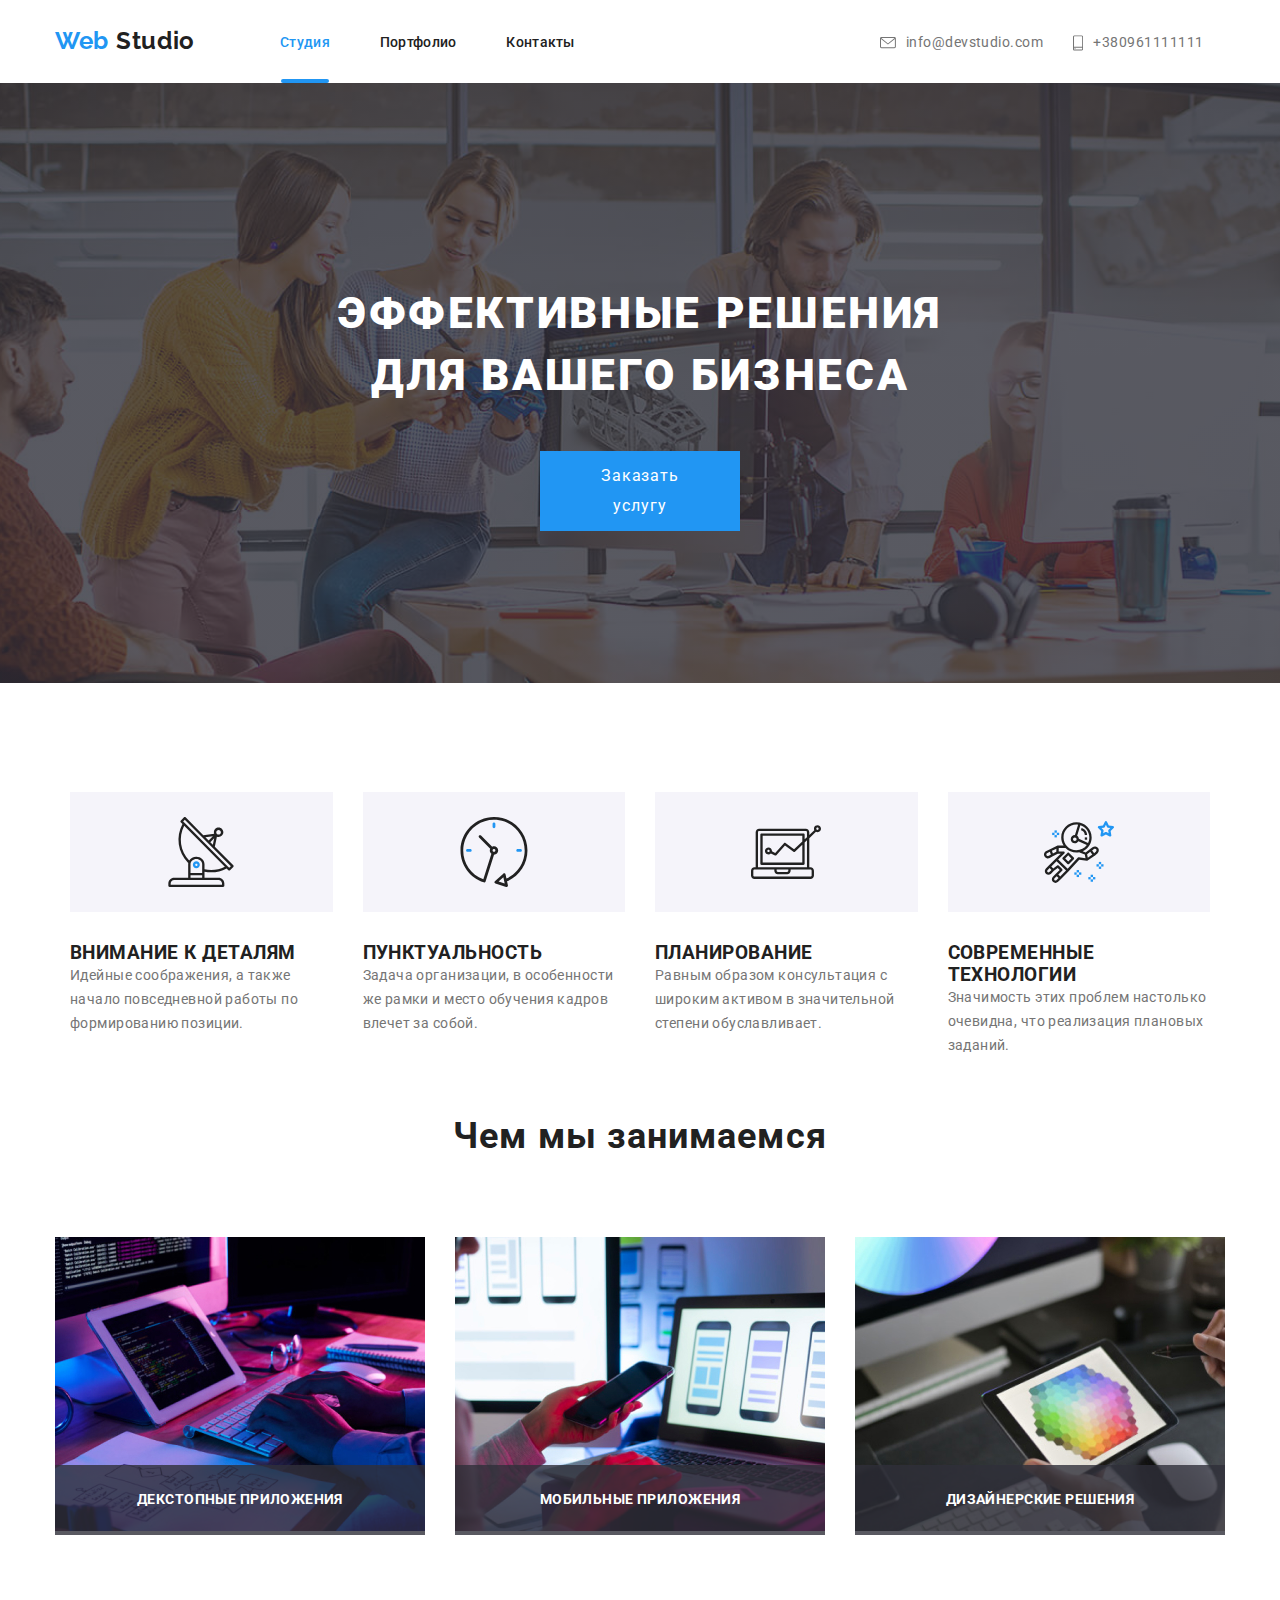
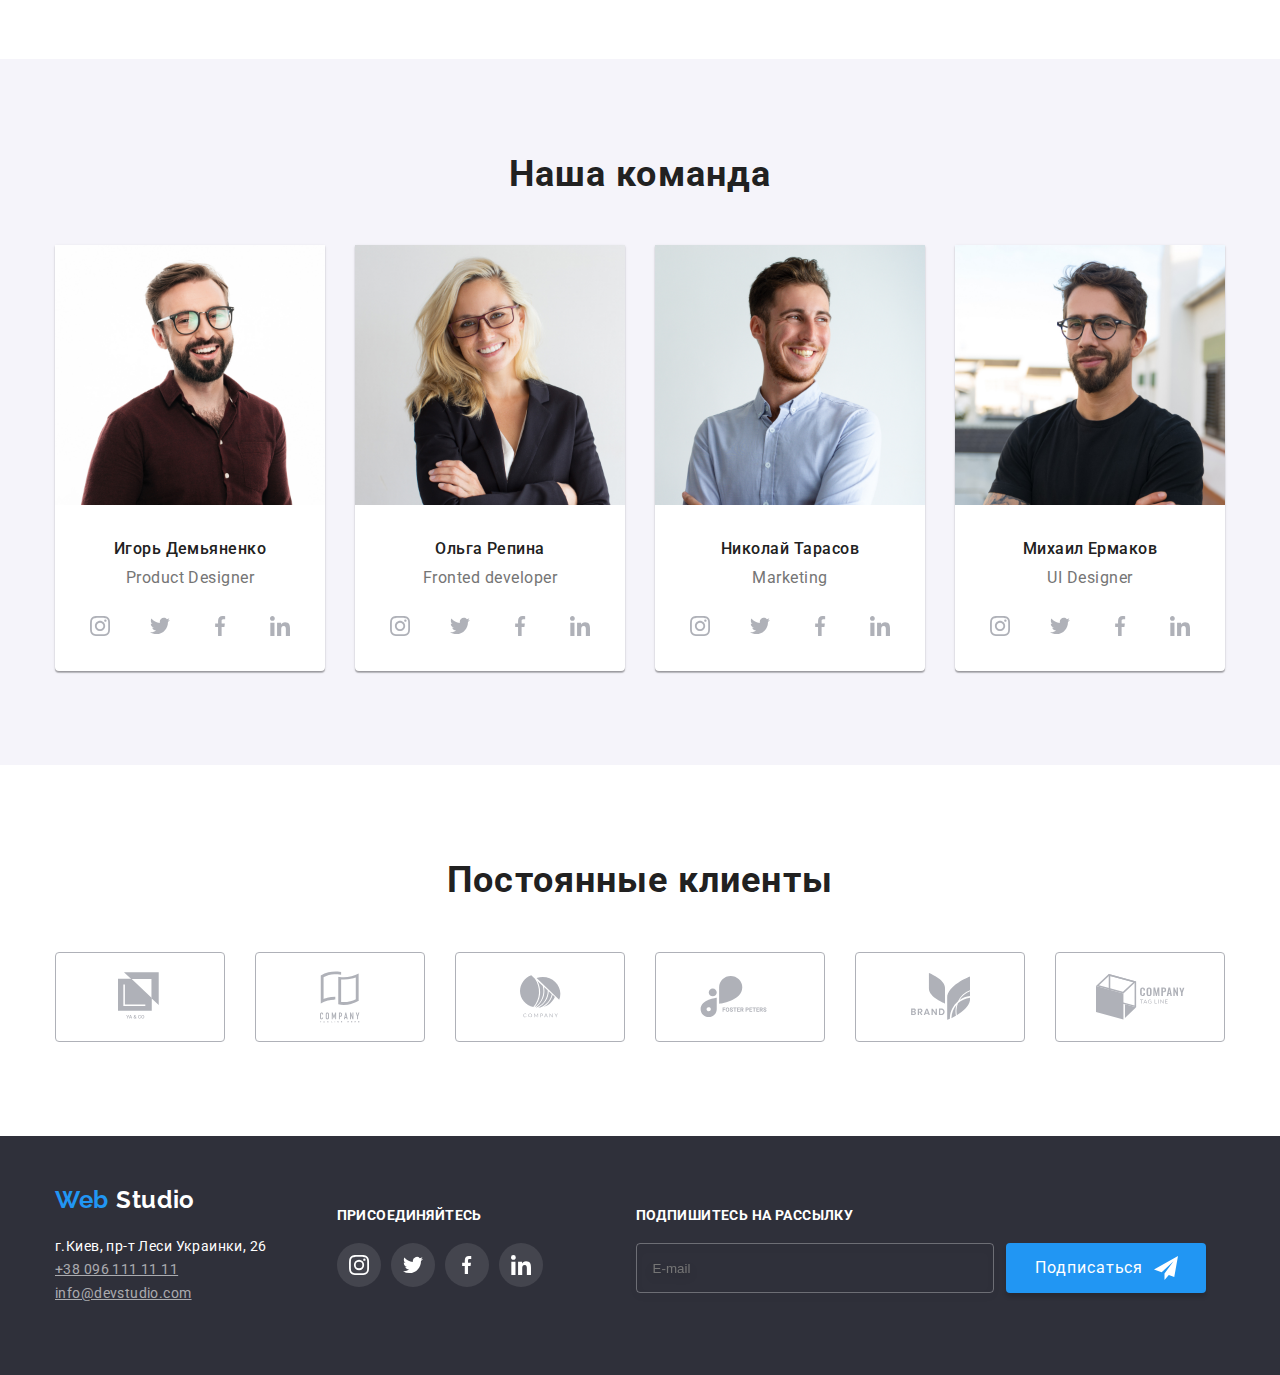
<file: index.html>
<!DOCTYPE html>
<html lang="ru">
<head>
    <meta charset="UTF-8">
    <meta name="viewport" content="width=device-width, initial-scale=1.0">
    <title>Web Studio</title>
    <link rel="stylesheet" href="css/styles.css">
    <link href="https://fonts.googleapis.com/css2?family=Roboto:wght@400;700&display=swap" rel="stylesheet">
    <link href="https://fonts.googleapis.com/css2?family=Raleway:wght@400;700&display=swap" rel="stylesheet">
    
</head>
<body>
     <!--шапка сайта-->
     <header >
         <div class="container">
             
                <nav class="auth-nav">
                    <div class="web-studio">
                        <a href="" class= "header-logo" ><span class="logo-web">Web</span> Studio</a>
                    </div> 
                <nav>
               <ul class="header-menu">    
                    <li class="item studio"> <a class="link current" href="./index.html">Студия</a>
                        <ul class="submenu">
                            <li><a href=""></a></li>
                        </ul>
                    </li>
                    <li class="item portfolio"><a class=" link " href="./portfolio.html">Портфолио</a>
                    </li>
                    <li class="item"><a class="link" href="" >Контакты</a> 
                    </li>
                </ul>
          </nav>
          <div class="phone-mail"> 
               <ul class="contacts">
                <li class="info">
                        <a class="contact-link marg" href="mailto:info@devstudio.com">
                            <svg class="pin-mail" width="16" height="12"> 
                            <use href="./img/sprite.svg#icon-mail"></use></svg>info@devstudio.com
                            </a>
                </li>
                       
                <li class="info">   
                    
                        <a class="contact-link" href="tel:+380961111111">
                            <svg class="pin-phone" width="10" height="15">
                            <use href="./img/sprite.svg#icon-phone" ></use>
                            </svg>+380961111111</a>

                </li>
               </ul>
                       
            </div>
            </nav>
         </div>
    </header>  
    <main>
        <section >
        <div class="hero">  
        <!--главный контент-->
            <!--баннер-->
        <div class="banner title"> 
           <h1 class="main-title"> эффективные решения для вашего бизнеса </h1> </div>
        <div class="btn">
            <button class="button" data-modal-open >Заказать услугу </button> </div> 
            <div class="backdrop is-hidden" data-modal >
                <div class="modal">
                    <h2 class="modal-title">Оставьте свои данные, мы вам перезвоним</h2>
                    <button class="modal-button" data-modal-close><svg class="modal-svg" width="11" height="11"><use href="./img/sprite.svg#icon-modal-element"></use></svg></button>
                        <form class="submit-form" >
                            <div class="form-modal">
                            <label class="form-field form-title" for="name">Имя</label>
                                    <input type="text" name="name" class="form-input" >
                                    <svg class="modal-icon" width="18" height="18" placeholder>
                                        <use href="./img/sprite.svg#icon-person"></use>
                                    </svg>
                            </div>
                           
                            <div class="form-modal">

                            <label class="form-field form-title" for="tel">Телефон</label>
                                    <input type="text" name="tel" class="form-input" >
                                    <svg class="modal-icon" width="18" height="18" placeholder>
                                        <use href="./img/sprite.svg#icon-phone-modal"></use>
                                    </svg>
                            </div>
                            <div class="form-modal">
                                <label class="form-field form-title" for="mail">Почта</label>
                                        <input type="email" name="email" id="mail" class="form-input" placeholder>
                                        <svg class="modal-icon" width="18" height="18">
                                            <use href="./img/sprite.svg#icon-email-modal"></use>
                                         </svg>

                            </div>

                            <div  class="form-modal">
                                <label class="form-field comment-margin" for="comment">Комментарий</label>
                                <textarea class="form-text" name="comment" id="comment" rows="7" placeholder="Введите текст"></textarea>
                            </div>
                        
                            <div class="form-check">
                                <label class="checkbox"><input class="check-field" type="checkbox" name="topic" value="js">
                                    <span class="icon-check"></span>
                                        <span class="text-check"> Соглашаюсь с рассылкой и принимаю</span>
                                    
                                        <a class="contract" href="./index.html">Условия договора </a>
                                </label>
                            </div>
                            <button class="button-modal under" type="submit">Отправить</button>

                        </form>
                    
                    </div>
                </div>
           

    </section>
    <section class="section">
        <div class="container"> 
            <!--спутниковая антенна-->
                <ul class="feature-list">
                    <li class="flex-element icon-antenna">
                    
                     <h3 class="title">внимание к деталям</h3>
                     <p class="text">Идейные соображения, а также начало повседневной работы по формированию позиции.</p></li>
                

                
                    <li class="flex-element icon-clock">
                     <!--часы-->
                    <h3 class="title">пунктуальность</h3>
                    <p class="text">Задача организации, в особенности же рамки и место обучения кадров влечет за собой.</p>
                </li>
                <li class="flex-element icon-comp">
                     <!--компьютер-->
                     
                     <h3 class="title">планирование</h3>
                     <p class="text">Равным образом консультация с широким активом в значительной степени обуславливает.</p>
                </li>
                <li class="flex-element icon-austr"><!--астронавт-->
                    
                    <h3 class="title">современные технологии</h3>
                <p class="text">Значимость этих проблем настолько очевидна, что реализация плановых заданий.</p></li>
            </ul>
    
            </div>
        </div> 
        </section>
 
        
    </div>   
    <section >
        <div class="container">
        <div class="section">
        <!--описание компании-->
        <div class="section skills">
            <h2 class="section-title">Чем мы занимаемся</h2>
        <div class="flex-container">
        <ul class="skill-list">
            <li class="flex-list">
                <div class="relative" >
                 <img  src="./img/computer.jpg" width="370" height="294" alt="photo-comp">
                </div>
                <div class="product-action">
                 <h3 class="title-skill">декстопные приложения</h3>
                </div>
            </li>
                
            <li class="flex-list">
                <div cclass="relative" >
                 <img  src="./img/design.jpg" width="370" height="294" alt="pphone-box">
                </div> 
                <div class="product-action">
                 <h3 class="title-skill">мобильные приложения</h3>
                </div> 
            </li>
        
            <li class="flex-list">
                <div class="relative" >
                <img src="./img/application.jpg" width="370" height="294" alt="photo-application">
             </div>  
                <div class="product-action">
                 <h3 class="title-skill">дизайнерские решения</h3>
                </div>
            </li>
        </ul>
        </div>
        </div>
        </div>
        </div>
    </section>
    <section class="section-team" >
    <div class="container">
      <h2 class="section-title">Наша команда </h2> 
    <div class="team"> 
        <ul class="flex-box ">
            <li class="flex-team"><img src="./img/igor.jpg" width="270" height="260" alt="nikolay-kucherenko">
                <p class="name">Игорь Демьяненко</p>
                <span lang="en" class="caption">Product Designer</span>
                <ul  class="flex-icon">
                    <li class="social-link"><a class="pic"  href="https://www.instagram.com" >
                            <svg class="icon"><use href="./img/sprite.svg#icon-instagram"></use></svg>
                        </a>
                    </li>
                    <li class="social-link"><a class="pic"  href="https://www.twitter.com" aria-label="Ссылка на Twitter">
                        <svg class="icon"><use href="./img/sprite.svg#icon-twitter"></use></svg>
                        </a>
                    </li>
                    <li class="social-link"><a class="pic"  href="https://www.facebook.com" aria-label="Ссылка на Facebook">
                        <svg class="icon"><use href="./img/sprite.svg#icon-icon-facebook"></use></svg>
                        </a>
                    </li>
                    <li class="social-link"><a class="pic"   href="https://www.linkedin.com" aria-label="Ссылка на Linkedin">
                        <svg class="icon"><use href="./img/sprite.svg#icon-icon-linkedin"></use></svg>
                        </a>
                    </li>
                </ul>
               
            <li class="flex-team"><img src="./img/olga.jpg" width="270" height="260" alt="olga-ivanova">
                <p class="name">Ольга Репина</p>
                <span lang="en" class="caption">Fronted developer</span>
                <ul class="flex-icon">
                    <li class="social-link"> <a class="pic" href="https://www.instagram.com" >
                        <svg class="icon"><use href="./img/sprite.svg#icon-instagram"></use></svg>
                        </a>
                    </li>
                    <li class="social-link"><a class="pic" width="20" height="20"  href="https://www.twitter.com" aria-label="Ссылка на Twitter">
                        <svg class="icon"><use href="./img/sprite.svg#icon-twitter"></use></svg>
                        </a>
                    </li>
                    <li class="social-link"><a class="pic" width="20" height="20"   href="https://www.facebook.com" aria-label="Ссылка на Facebook"><svg class="icon">
                        <use href="./img/sprite.svg#icon-icon-facebook"></use></svg>
                        </a>
                    </li>
                    <li class="social-link"><a class="pic" witdh="20" height="20"  href="https://www.linkedin.com" aria-label="Ссылка на Linkedin"><svg class="icon">
                        <use href="./img/sprite.svg#icon-icon-linkedin"></use></svg>
                        </a>
                    </li>
                </ul>
            </li>
             <li class="flex-team"><img src="./img/nic.jpg" width="270" height="260" alt="andrey-shevchenko">
                <p class="name">Николай Тарасов </p>
                <span lang="en" class="caption">Marketing</span>
                <ul class="flex-icon">
                    <li class="social-link"> <a class="pic"  href="https://www.instagram.com" >
                        <svg class="icon"><use href="./img/sprite.svg#icon-instagram"></use></svg>
                        </a>
                    </li>
                    <li class="social-link"><a class="pic" with="20" height="20"  href="https://www.twitter.com" aria-label="Ссылка на Twitter">
                        <svg class="icon"><use href="./img/sprite.svg#icon-twitter"></use></svg>
                        </a>
                    </li>
                    <li class="social-link"><a class="pic" width="20" height="20"   href="https://www.facebook.com" aria-label="Ссылка на Facebook">
                        <svg class="icon"><use href="./img/sprite.svg#icon-icon-facebook"></use></svg>
                        </a>
                    </li>
                    <li class="social-link"><a class="pic" with="20" height="20"  href="https://www.linkedin.com" aria-label="Ссылка на Linkedin">
                        <svg class="icon"><use href="./img/sprite.svg#icon-icon-linkedin"></use></svg>
                        </a>
                    </li>
                </ul >
            <li class="flex-team"><img src="./img/mih.jpg" width="270" height="260" alt="ivan-nikolaev">
                <p class="name">Михаил Ермаков</p>
                <span lang="en" class="caption">UI Designer</span>
                <ul class="flex-icon">
                    <li class="social-link"> <a class="pic" width="20" height="20"  href="https://www.instagram.com" >
                        <svg class="icon"><use href="./img/sprite.svg#icon-instagram"></use></svg>
                        </a>
                    </li>
                    <li class="social-link"><a class="pic" width="20" height="20"  href="https://www.twitter.com" aria-label="Ссылка на Twitter">
                        <svg class="icon"><use href="./img/sprite.svg#icon-twitter"></use></svg>
                        </a>
                    </li>
                    <li class="social-link"><a class="pic" width="20" height="20"   href="https://www.facebook.com" aria-label="Ссылка на Facebook">
                        <svg class="icon">
                        <use href="./img/sprite.svg#icon-icon-facebook"></use></svg>
                        </a>
                    </li>
                    <li class="social-link"><a class="pic" width="20" height="20"  href="https://www.linkedin.com" aria-label="Ссылка на Linkedin">
                        <svg class="icon">
                        <use href="./img/sprite.svg#icon-icon-linkedin"></use></svg>
                        </a>
                    </li>
                </ul>
            </li>
        </ul>
    </div>
    </div>
    </section>
    <section class=" section-clients">
      <div class="container">
      <div >
      <!--постоянные клиенты-->
      <h2 class="section-title">Постоянные клиенты</h2>
      <div class="test-container">
      <ul class="clients">
          <li class="flex-clients">
            <a class="link-client" href=""><svg class="icon-yaco clients-icon" width="45" height="50" >
                <use href="./img/sprite.svg#icon-company1"></use></svg></a></li>
            
         <li class="flex-clients">
            <a class="link-client" href=""><svg class="tagline clients-icon" width="40" height="52">
                <use href="./img/sprite.svg#icon-company2"></use></svg></a></li>
           
        <li class="flex-clients">
            <a class="link-client" href=""><svg class="company clients-icon" width="41" height="43">

                <use href="./img/sprite.svg#icon-company3"></use></svg></a></li>  
          
        <li class="flex-clients">
            <a class="link-client" href=""><svg class="peters clients-icon" width="80" height="42">
            
                <use href="./img/sprite.svg#icon-company4"></use> </svg></a></li> 
          
        <li class="flex-clients">
            <a class="link-client" href=""><svg class="brand clients-icon" width="59" height="47">

                <use href="./img/sprite.svg#icon-company5"></use> </svg></a></li>
          
        <li class="flex-clients">
            <a class="link-client" href=""><svg class="tag clients-icon" width="89" height="46">
                <use href="./img/sprite.svg#icon-company6"></use></svg></a></li> 
                                           
        </ul>
        </div>
        </div>
        </div>
    </section>

     </main>
     <footer>
        <div class="container">
     <!--подвал сайта -->
            <div class="footer-flex">
                <div class="logo-flex">
                    <ul>
                    <!--адрес-->
                        <li>
                            <a href="./index.html" class="footer-logo"><span class=logo-web>Web</span> Studio</a>
                        </li>
                        
                            <li class="address">г.Киев, пр-т Леси Украинки, 26 </li> 
                        <li>  
                            <a href="tel:+380961111111" class="footer-link">+38 096 111 11 11</a>
                        </li>

                        <li> 
                            <a href="mailto:info@devstudio.com" class="footer-link"> info@devstudio.com</a>
                        </li>

                    </ul>
                </div>       
                <div class="link-flex ">
                    <h3 class="footer-title">присоединяйтесь</h3>
                    <ul class="social">
                        <li class="site instagram">
                            <a href="https://www.instagram.com" aria-label="Ссылка на Instagram"></a>
                        </li>
                        <li class="site twitter">
                            <a href="https://www.twitter.com" aria-label="Ссылка на Twitter"></a>
                        </li>
                        <li class="site facebook">
                            <a href="https://www.facebook.com" aria-label="Ссылка на Facebook"></a>
                        </li>
                        <li class="site linkedin">
                            <a href="https://www.linkedin.com" aria-label="Ссылка на Linkedin"></a>
                        </li>
                    </ul>
                </div>
                
                <div class="button-flex">
                    <h3 class="footer-title">Подпишитесь на рассылку</h3>
                    <form class="form-footer">
                        <input type="email" name="email" id="mail" class="footer-input" placeholder="E-mail">
                    
                        <button class="button footer" type="submit">Подписаться</button>
                    </form>
                
                </div>
            </div>
        </div>
     </footer>
     <script src="./js/modal.js"></script>
     <script src="./js/menu.js"></script>
    
</body>
</html>
</file>
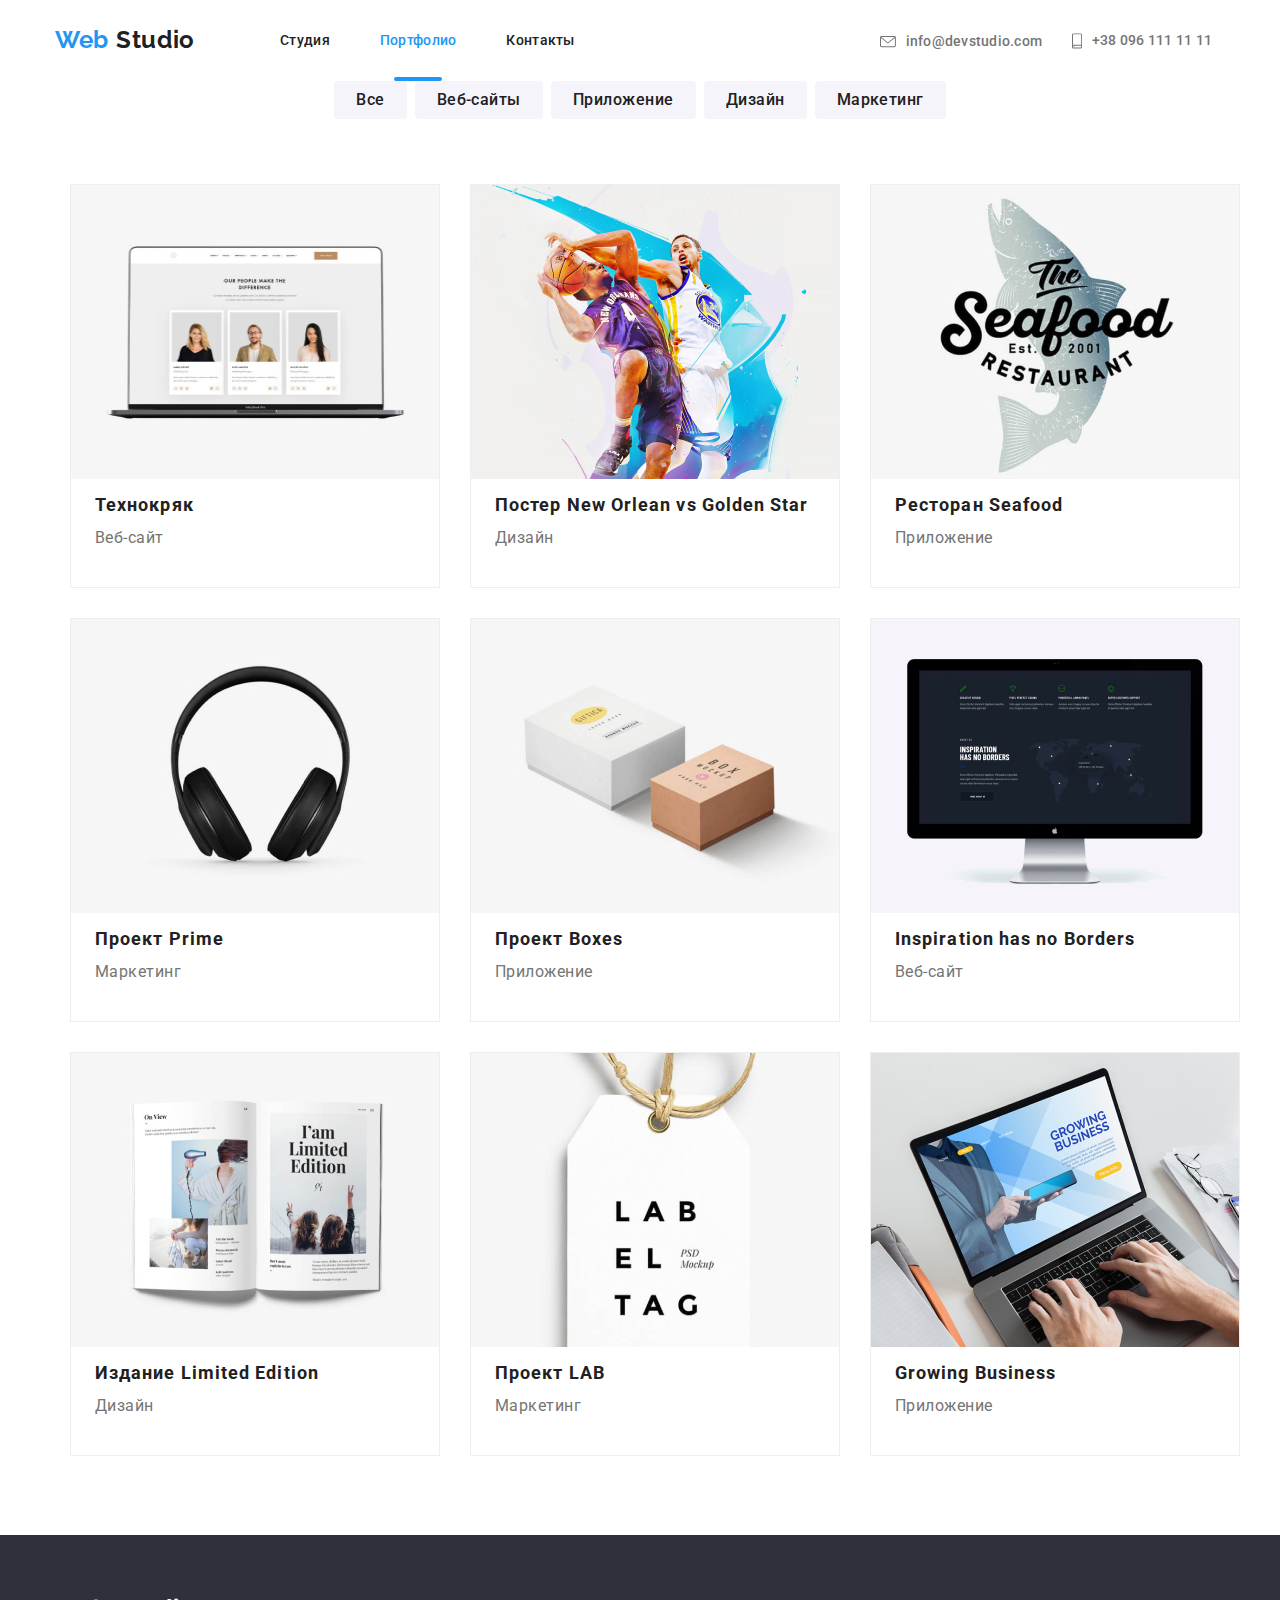
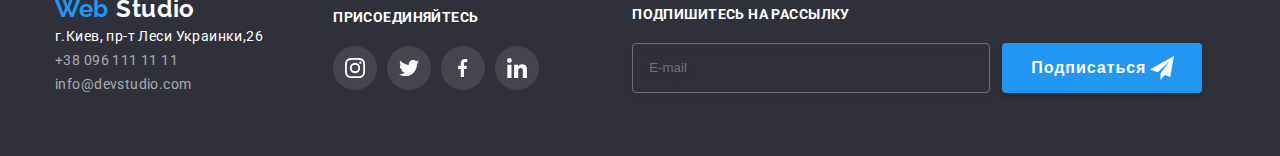
<file: portfolio.html>
<!DOCTYPE html>
<html lang="ru">
<head>
    <meta charset="UTF-8">
    <meta name="viewport" content="width=device-width, initial-scale=1.0">
    <title>web studio</title>

    <link rel="stylesheet" href="css/style.css">
    <link href="https://fonts.googleapis.com/css2?family=Roboto:wght@400;700&display=swap" rel="stylesheet">
    <link href="https://fonts.googleapis.com/css2?family=Raleway:wght@400;700&display=swap" rel="stylesheet">
</head>
<body > 
     <!--шапка сайта-->
     <header >
       <div class="container">
         <nav class="auth-nav">
           <div class="web-studio">
               <a href="" class= "header-logo" ><span class="logo-web">Web</span> Studio</a>
           </div> 
           <nav>
                <ul class="header-menu">    
                     <li class="item"> <a class="link" href="./index.html">Студия</a></li>
                     <li class="item portfolio"><a class="link  current" href="./portfolio.html">Портфолио</a>
                        <ul class="submenu">
                          <li><a href=""></a>
                          </li>
                        </ul> 
                    </li>
                 
                     <li class="item"><a class="link" href="" >Контакты</a> 
                    </li>
              </ul>
           </nav>
           <div class="phone-mail"> 
                <ul class="contacts">
                  <li class="info"><a class="contact-link marg"  href="mailto:info@devstudio.com">
                    <svg class="pin-mail" width="16" height="12"> 
                        <use href="./img/sprite.svg#icon-mail"></use></svg>info@devstudio.com
                </a></li>
            
                <li class="info"><a class="contact-link" href="tel:+380961111111">
                    <svg class="pin-phone" width="10" height="16">
                        <use href="./img/sprite.svg#icon-phone"></use>
                    </svg>+38 096 111 11 11</a></li>
                </ul>
            </div>
  
        </nav>
        <div class="filters">
             <!--фильтры-->
            <ul class="menu">
              <li class="title"><a href="" class="all">Все</a></li>
              <li class="title"><a href="" class="veb">Веб-сайты</a> </li>
              <li class="title"><a href="" class="options">Приложение</a> </li>
              <li class="title"><a href="" class="design">Дизайн</a></li>
              <li class="title"><a href="" class="marketing">Маркетинг</a></li>
            </ul>
        </div>
       </div>
     </header>
        <main class="test-link"> 
          <div class="container">
           <section  class="test-container">
            <!--главный контент с боксами-->
            <ul class="flex-container">

              <li class="flex-element"> 
                <div class="box"> 
                  <img src="./img/company.jpg" width="370" height="294" alt="">   
                  <p class="techno">Технокряк это современная площадка распространения коронавируса. Компании используют эту платформу для цифрового шпионажа и атак на защищённые сервера конкурентов.</p>
                </div>
    
                <div>
                  <a href="" class="caption"><p>Технокряк</p></a>
                  <a href="" class="underbox" ><span>Веб-сайт</span></a>
                </div>
                                  
              </li>
                     
              <li class="flex-element">
                <div class="box"><img src="./img/bascet.jpg" width="370" height="294" alt="photo-bascet">
                  <p class="techno">Технокряк это современная площадка распространения коронавируса. Компании используют эту платформу для цифрового шпионажа и атак на защищённые сервера конкурентов.</p>
                </div>

                <div>
                  <a href="" class="caption"><p>Постер New Orlean vs Golden Star</p></a>
                  <a href="" class="underbox" ><span>Дизайн</span></a>
                </div>     
               </li>

              <li class="flex-element"> 
                <div class="box"><img src="./img/seafood.jpg" width="370" height="294" alt="photo-logo-seafood">
                  <p class="techno">Технокряк это современная площадка распространения коронавируса. Компании используют эту платформу для цифрового шпионажа и атак на защищённые сервера конкурентов.</p>
                </div>

                <div>
                  <a href="" class="caption"><p>Ресторан Seafood</p></a>
                  <a href="" class="underbox" ><span>Приложение</span></a>
                </div>     
              </li>
                   
              <li class="flex-element"> 
                <div class="box"><img src="./img/headphones.jpg" width="370" height="294" alt="photo-headphones">
                  <p class="techno">Технокряк это современная площадка распространения коронавируса. Компании используют эту платформу для цифрового шпионажа и атак на защищённые сервера конкурентов.</p>
                </div>
                <div>
                  <a href="" class="caption"><p>Проект Prime</p></a>
                  <a href="" class="underbox" ><span>Маркетинг</span></a> 
                </div>          
              </li>

              <li class="flex-element">
                <div class="box"><img src="./img/boxes.jpg" width="370" height="294" alt="boxes">
                  <p class="techno">Технокряк это современная площадка распространения коронавируса. Компании используют эту платформу для цифрового шпионажа и атак на защищённые сервера конкурентов.</p>
                </div>
                <a href="" class="caption"><p>Проект Boxes</p></a>
                <a href="" class="underbox" ><span>Приложение</span></a> 
              </li>

              <li class="flex-element">
                <div class="box"><img src="./img/comp.jpg" width="370" height="294" alt="photo-comp">
                  <p class="techno">Технокряк это современная площадка распространения коронавируса. Компании используют эту платформу для цифрового шпионажа и атак на защищённые сервера конкурентов.</p>
                </div>
                <div>
                  <a href="" class="caption"><p>Inspiration has no Borders</p></a>
                  <a href="" class="underbox" ><span>Веб-сайт</span></a> 
                </div>    
                            
              </li>

              <li class="flex-element">
                <div class="box"><img src="./img/book.jpg" width="370" height="294" alt="book">
                  <p class="techno">Технокряк это современная площадка распространения коронавируса. Компании используют эту платформу для цифрового шпионажа и атак на защищённые сервера конкурентов.</p>
                </div>
                <div>
                    <a href="" class="caption"><p>Издание Limited Edition</p></a>
                    <a href="" class="underbox" ><span>Дизайн</span></a>
                </div>     
                 
              <li class="flex-element">
                <div class="box"><img src="./img/lab-project.jpg" width="370" height="294" alt="lab-project">
                  <p class="techno">Технокряк это современная площадка распространения коронавируса. Компании используют эту платформу для цифрового шпионажа и атак на защищённые сервера конкурентов.</p>
                </div>
                <div>
                  <a href="" class="caption"><p>Проект LAB</p></a>
                  <a href="" class="underbox"><span>Маркетинг</span></a>
                </div>
              </li>

              <li class="flex-element">
                <div class="box"><img src="./img/growing-business.jpg" width="370" height="294" alt="growing-business">
                  <p class="techno">Технокряк это современная площадка распространения коронавируса. Компании используют эту платформу для цифрового шпионажа и атак на защищённые сервера конкурентов.</p>
                </div>
                <div>
                  <a href="" class="caption"><p>Growing Business</p></a>
                  <a href="" class="underbox"><span>Приложение</span></a>
                </div>  
              </li >          

            </ul>
           </section> 
          </div>
        </main>
         <!--подвал сайта -->
   <footer>
     <div class="container">
        <div class="footer-flex" > 
          <div class="logo-flex">
        <!--адрес-->
          <ul >
              <li class="footer-box" ><a href="" class= "footer-logo"><span class="logo-web">Web</span> Studio</a></li>
          
              <li><a href="" class="address">г.Киев, пр-т Леси Украинки,26</a></li>

              <li><a href="tel:+380961111111"  class="footer-link">+38 096 111 11 11</a></li>
              <li ><a href="mailto:info@devstudio.com" class="footer-link"> info@devstudio.com</a></li>
          </ul>
        </div> 
            
     <div class="footer" >
        <h3 class="footer-title">присоединяйтесь</h3>
          <ul class="social">
            <li class="social-link instagram"><a href="https://www.instagram.com" aria-label="Ссылка на Instagram"></a></li>
            <li class="social-link twitter"><a href="https://www.twitter.com" aria-label="Ссылка на Twitter"></a></li>
            <li class="social-link facebook"><a href="https://www.facebook.com" aria-label="Ссылка на Facebook"></a></li>
            <li class="social-link linkedin"><a href="https://www.linkedin.com" aria-label="Ссылка на Linkedin"></a></li>
          </ul>
    </div>
  
      <div class="button-flex">
        <h3 class="footer-title">подпишитесь на рассылку</h3>
        <form class="form-footer">
          <input type="email" name="email" id="mail" class="footer-input" placeholder="E-mail">
          <button class="button footer" type="submit">Подписаться</button>
    </form>
      </div>
    </div>
     </div>
    </footer>
          
</body>
</html>
</file>
<file: css/styles.css>
:root{
    --primery-text-color:#212121;
    --accent-color:#2196F3;
    --white-color:#FFFFFF;
    --contact-footer-color:rgba(255, 255, 255, 0.6);
    --background-grey: #F5F4FA;
    --caption-color: #757575;
    --background:#F5F4FA;
    --icon-color: #AFB1B8;
}
html{
    box-sizing: border-box;
}
* { outline: 0; padding: 0; margin: 0; border: 0; }  
*,
*::before,
*::after{
    box-sizing: inherit;
}
body{
    background: var(--white-color);
    color: var(--primery-text-color);
    font-family: 'Roboto', sans-serif;
    letter-spacing:0.03em;
    text-decoration: none;
}
ul{
   
    list-style:none 
}
.container{
    margin-left: auto;
    margin-right: auto;
    width:1200px;
    padding-left: 15px;
    padding-right: 15px;
    align-items: center;
    justify-content: center;
 }
/* цвет основного текста #212121 */

/* вторичный цвет текста  #757575 */
/* белый #FFFFFF */
/* цвет -акцент #2196F3*/
/* цвет контактов в footer rgba(255, 255, 255, 0.6)*/
 
/* логотип */
.header-logo {

    font-family: 'Raleway';
    font-style: normal;
    font-weight: bold;
    font-size: 24px;
    line-height: 1.2;
    letter-spacing: 0.03em;
    color: var(--primery-text-color);
    text-decoration: none;
    transition: background-color 250ms cubic-bezier(0.4, 0, 0.2, 1);

}
.webstudio{
    padding-top: 24px;
    padding-bottom: 25px;
}
.header-logo:hover,
.header-logo:active,
.header-logo:focus{
     color:var(--accent-color);}
.logo-web{
    padding-top: 24px;
    padding-bottom: 25px;

    font-family:'Raleway';
    font-style: normal;
    font-weight: bold;
    font-size: 24px;
    line-height: 1.2;
    letter-spacing: 0.03em;
    color:var(--accent-color);
    text-decoration: none;
}
/*ссылки в шапке страницы */


/* наведения на ссылки страницы */
.header-menu .link:hover,
.header-menu .link:focus{
    color:var(--accent-color);
}

.header-menu a{
    margin: 0px;
    font-family: inherit;
    font-weight: 500;
    font-size: 14px;
    line-height: 1.14;
    letter-spacing: 0.02em;
    color: var(--primery-text-color);
    text-decoration: none;
    transition: background-color 250ms cubic-bezier(0.4, 0, 0.2, 1);
    
}
.header-menu a:hover,
.header-menu a:focus{
    color:var(--accent-color)
}
/* выпадающий список */
.header-menu .link.current{
    display: inline-block;
    margin-right: 0px;
    color:var(--accent-color);

    font-weight: 500;
    font-size: 14px;
    line-height: 1.14;
    letter-spacing: 0.02em; 
}
.item.studio:hover .submenu{
    display: block;
}
.link.current{
    display: block;
}
/* line */
.link.current::after{
    content: "";
    position: absolute;
    width: 48px;
    height: 4px;
    background-color: var(--accent-color);
    bottom: -32px;
    right: 0;
    left:0 ;
    margin:auto;
    border-radius: 2px;
}
.submenu{
    position: absolute;
    left: 0;
    top:100%;
    margin: 0;
    list-style: none;
    display: none;
   
    width: 200px;
    height: 100px;
    background: #FFFFFF;
    box-shadow: 0px 1px 3px rgba(0, 0, 0, 0.12), 0px 1px 1px rgba(0, 0, 0, 0.14), 0px 2px 1px rgba(0, 0, 0, 0.2);
    border-radius: 4px;

}
.submenu a{
    text-decoration:none
}


/* общие войства контанктов */

ul{
 margin: 0px;
}

.contact-link{
    color:var(--caption-color);
    font-size: 14px;
    text-decoration: none;
    padding-top: 32px;
    padding-bottom: 32px;
    transition: background-color 250ms cubic-bezier(0.4, 0, 0.2, 1);

}
.pin-mail{
    position: relative;
    width: 16px;
    height: 12px;
    margin-right: 10px;
    vertical-align: middle;

}
.pin-phone{
    position: relative;
    width: 10px;
    height: 16px;
    margin-right: 10px;
    vertical-align: middle;

}
.contact-link:hover,
.contact-link:focus{
    color:var(--accent-color);
    fill:var(--accent-color);
}

/* рассположение контента в heder */

.contacts{
    
    display: flex;
    margin-left: 305px;
}

.marg{
    margin-right: 30px;
}
.info{
    fill:currentColor
}

.header-menu{
    display: flex;
    margin-left: 85px;
    padding-left: 0px;
    padding-top: 32px;
    padding-bottom: 32px;
    
}
.header-menu .item+.item {
    margin-left: 50px;
}
.item.studio{
    position: relative;
}

.auth-nav{
    display: flex;
    align-items: center;
    margin-left: auto;
    margin-right: auto;
   
}
/* modal */
.backdrop{
    position: fixed;
    top:0;
    bottom: 0;
    right:0;
    left:0;
    width: 100%;
    height: 100%;
    background-color:rgba(0, 0, 0, 0.2);
    opacity: 1;
    transition: 250ms cubic-bezier(0.4,0,0.2,1);
    padding:93 15 94 15 px;
    overflow-y:scroll;
}
.backdrop.is-hidden{
    visibility:hidden;
    opacity: 0;
    pointer-events: none;
}
.modal{

    position: fixed;
    padding:40px;
    top:50%;
    left:50%;
    z-index:10;
    width: 528px;
    height: 581px;
    background: #FFFFFF;
    box-shadow: 0px 1px 3px rgba(0, 0, 0, 0.12), 0px 1px 1px rgba(0, 0, 0, 0.14), 0px 2px 1px rgba(0, 0, 0, 0.2);
    border-radius: 4px;
    transition: 250ms cubic-bezier(0.4,0,0.2,1);
    transform: translate(-50%,-50%) ;
}

.modal-button{
    position: absolute;
    display: inline-block;
    top:8px;
    right: 8px;
    width: 30px;
    height: 30px;
   
    
    background-repeat: no-repeat;
    border-radius:50%;
    background-color: #FFFFFF;
    border: 1px solid rgba(0, 0, 0, 0.1);
    box-sizing: border-box;;
    background-size: contain;
    align-items: flex-end;
  
}
.modal-button:hover,
.modal-button:focus{
    fill:var(--accent-color)
}
.modal-svg{
    position: absolute;
    display:inline-block;
    background-size: contain;
    background-repeat: no-repeat;
    background-position: center;
    align-items: center;
    top:9px;
    left:9px;
   
}

/* banner */

.hero{
    
    text-align: center;
    max-width: 1600px;
    height: 600px;
    margin-left: auto;
    margin-right: auto;
    background-color: var(--caption-color);
    background-image: linear-gradient(to right,
    rgba(47,48,58,0.8),
    rgba(47,48,58,0.8)),
    url("../img/header.jpg");
    background-repeat: no-repeat;
    background-size: cover;
    background-position: center;
    padding-top: 200px;
}

.banner.title{
    display: flex;
    flex-flow: column;
    
    margin-left: auto;
    margin-right: auto;
    justify-content: center;
}
.btn{
    
    display: inline-flex;
    margin-top: 30px;
    margin-left: auto;
    margin-right: auto;
   
    align-items: center;
    width: 200px;
    height: 50px;
    background-color: var(--accent-color);
    box-shadow: 0px 4px 4px rgba(0, 0, 0, 0.15);
    border-radius: 4px;
    
}
.button{
    text-transform: none;
    text-decoration: none;
    padding: 10px 32px;
    text-align: center;
    font-family: inherit;
    font-weight: 700px;
    font-style: normal;
    font-size: 16px;
    line-height: 1.88;
    letter-spacing: 0.06em;
    color:var(--white-color);
    background-color: var(--accent-color);
}

.button:hover,
.button:focus {
    background: var(--accent-color);
    
}   
.main-title{
    
    display:inline-block;
    width: 696px;
    
    margin-bottom: 30px;
    margin-top: 0px;
    margin-right: auto;
    margin-bottom: 30px;
    margin-left: auto;

    font-style: normal;
    font-weight: 900;
    font-size: 44px;
    line-height: 1.4;
    text-align: center;
    letter-spacing: 0.06em;
    text-transform: uppercase;  
    color: var(--white-color);
   
} 
.class{
    margin-right: 10px;
}
  
/* модальное окно */
.modal-title{
    font-weight: bold;
    font-size:20px;
    line-height: 1.15;
    text-align: center;
    fill:currentColor;
    margin-bottom: 10px;
    letter-spacing: 0.03em;
    color:var(--primery-text-color)
}
.submit-form{
    display: block;
    margin-top: 0em;
}
.form-modal{
    position: relative;
    margin-top:10px;
    display: flex;
    flex-direction:column;
    width:100%
}

.form-modal:focus-within >.form-input{
    border-color:var(--accent-color);
}
.form-modal:focus-within> .modal-icon{
    fill:var(--accent-color)
}
.form-input{
    position: relative;
    cursor: pointer;
    margin:4px 0 0;
    padding:12px 12px 12px 42px;
    width: 448px;
    height: 40px;
    border-radius:4px;
    border: 1px solid rgba(33,33,33,0.2);
    transition:250ms cubic-bezier(0.4, 0, 0.2, 1);
    
}
.form-input:checked+.modal-icon{

    fill:var(--accent-color);
    border-color: #2196f3;
}
.form-field{
    display: inline-block;
    display: flex;
    flex-direction: column;
    text-align: left;
    position: relative;
    fill:currentColor;
   
}

.focus:focus-within{
    color:var(--accent-color);
    border-color:var()var(--accent-color)
}
.comment{
    cursor: pointer;
    font-size:12px;
    line-height: 1.67;
    letter-spacing: 0.01em;
    color:rgba(33,33,33,0.2);
    border-radius:4px;
    outline: none;


}
.comment:focus{
    border: 1px solid var(--accent-color)

}
.form-field{
    
    font-size:12px;
    line-height: 1.17;
    letter-spacing: 0.01em;
    color:#757575;
}
.field{
    display: flex; 
    justify-content: center;
    align-items: center;
    cursor: pointer;
}
/* checkbox */
.checkbox{
    font-weight: 400;
    font-size: 14px;
    line-height: 1.7;
}
.check-field{
    appearance: none;
    -moz-appearance: none;
    -webkit-appearance: none;
    
}
.form-check{
    margin-top: 20px;
    margin-left: 10px;
  
}
.icon-check{
    position: relative;
    top: 2px;
    left: 0;
    display: inline-block;
    width: 16px;
    height: 15px;
    border: 2px solid #212121;
    border-radius: 4px;
    transition: 250ms cubic-bezier(0.4, 0, 0.2, 1);
}
.check-field:checked+.icon-check {
    border-color: #2196f3;
    background-color: #2196f3;
    background-image: url(../img/icon-check.svg);
    background-size: contain;
    background-origin: border-box;
}
.modal-icon{
    position: absolute;
    top:29px;
    left:12px;
    display:inline-block;
    margin:0px;
    fill:currentColor;
    transition: 250ms cubic-bezier(0.4,0,0.2,1);
}
.modal-icon:hover,
.modal-icon:focus{
    fill:var(--accent-color)
}
.contract{
    color:var(--accent-color)
}
.button-modal.under{
    border: 0px solid transparent;
    border-radius: 4px;
    padding: 10px 55px;
    min-width:200px;
    margin-top: 30px;
    color:var(--white-color);
    background-color: var(--accent-color);
    box-shadow:0px 4px 4px rgba(0,0,0,0.15);
    font-weight: 700;
    font-size:16px;
    line-height: 1.87;
    text-decoration:none;
    text-align:center;
    letter-spacing: 0.06em;
    font-family: inherit;
    
    cursor: pointer;
    outline: none;

}
textarea{
    resize: none;
}
input,textarea{
    outline: 0;
}
.form-text{
    margin:4px 0 0 ;
    padding: 12px 16px 12px 16px;
    border:1px solid rgba(33,33,33,0.2);
    border-radius: 4px;
    font-family: Roboto;
    font-style: normal;
    font-weight: normal;
    font-size: 14px;
    line-height: 1.14;
    letter-spacing: 0.01em;

    color:rgba(117, 117, 117, 0.5);
}
.form-text:focus{
    color:black
}


.feature-list{
    display: flex;
    margin-left: auto;
    margin-right: auto;
    font-family: inherit;
    padding-top: 94px;
    padding-bottom: 94px ;
}

.flex-element{
    width: 270px;
    height: 120px;
    margin: 15px;
    
        
}


.flex-element::before{
    content: "";
    margin-right: auto;
    margin-bottom: 30px;
    margin-left: auto;
    height: 120px;
    display:block;
    background-size: contain;
    background-repeat: no-repeat;
    background-position: center;
    background-color:#F5F4FA;    
}
.icon-antenna::before{
    background-image: url(../img/antenna.svg);
    background-size: 70px 70px;

}
.icon-clock:before{
    background-image: url(../img/clock.svg);
   
    background-size: 70px 70px;


}
.icon-comp::before{
    background-image: url(../img/comp.svg);
    background-size: 70px 70px;
}
.icon-austr::before{
    background-image: url(../img/astronaut.svg);
    background-size: 70px 70px;
}
/* main container */

.section.skills{
   padding-top: 0px;
   padding-bottom: 0px;
   padding-top: 94px;
   padding-bottom: 94px;
}

.product-action{
    position: absolute;
    bottom: 0;
}
.flex-list{
    position: relative;
  
}
.title-skill{
    width: 370px;
    height: 70px;
    left: 215px;
    font-weight: 700;
    font-size: 14px;
    line-height: 1.14;
    letter-spacing: 0.03em;
    padding-bottom: 10px;
    text-transform: uppercase;
    text-align: center;
    color:var(--white-color);
    background-color:rgba(47, 48, 58, 0.8);
   
    padding-top: 27px;
    padding-bottom: 27px;
}

.flex-list img{
    display: inline-block;
    max-width: 100%;
    height: auto;
}

.skill-list{
    display: flex; 
}
.feature-list .title {
    color: var(--primary-text-color);
    text-transform: uppercase;
}
.text {
    color: var(--caption-color);
    font-weight: 400;
    font-family: inherit;
    font-size: 14px;
    line-height: 1.7;
    letter-spacing: 0.03em;
}
.feature-list .text {
    font-size: 14px;
    line-height: 1.71;
}
.section-title {
    
  
    font-family: 'Roboto';
    font-style: normal;
    font-weight: bold;
    font-size: 36px;
    line-height: 1.17;
    text-align: center;
    letter-spacing: 0.03em;
    margin-bottom: 50px ;

    color:  var(--primary-text-color);
}
.skill-list .title {
    color: var(--white);
    text-align: center;
    text-transform: uppercase;
}
/*  команда . иконки соц.сетей  */
.flex-box { 
    display: flex;
    flex-wrap: wrap;
    margin:-30px;
    justify-content: center;
}
.flex-team:last-child{
    margin-right: 0px;
}
.flex-team{
    text-align: center;
    width: 270px;
    margin: 30px;
    margin-left: 0px;  
    background-color: var(--white-color);
    box-shadow: 0px 1px 3px rgba(0, 0, 0, 0.12), 0px 1px 1px rgba(0, 0, 0, 0.14), 0px 2px 1px rgba(0, 0, 0, 0.2);
    border-radius: 0px 0px 4px 4px;
}
.flex-team .name {
    margin-top: 30px;
    margin-bottom: 10px;
    font-style: normal;
    font-weight: 500;
    font-size: 16px;
    line-height: 19px;
    letter-spacing: 0.03em;

    color: var(--primery-text-color);
} 
.team .caption{
    
    font-style: normal;
    font-weight: normal;
    font-size: 16px;
    line-height: 1.2;
    letter-spacing: 0.03em;

    color:var(--caption-color);
}



.flex-icon{
    display: flex;
    padding-left: 32px;
    padding-right: 32px;

}
.pic>.icon:hover,
.pic>.icon:focus{
    fill:var(--white-color);
    background-color:var(--accent-color);
}
.icon {
    display: inline-block;
    vertical-align: middle;
    width:20px;
    height: 20px;
    margin-right: 10px;
    cursor: pointer;
    fill:var(--icon-color);
    transition: background-color 250ms cubic-bezier(0.4, 0, 0.2, 1),
    fill 250ms cubic-bezier(0.4, 0, 0.2, 1)
    
}

.social-link{
    content: "";
    display:flex;
    justify-content: center;
    align-items: center;
    background-size: contain;
    background-repeat: no-repeat;
    margin-right: auto;
    margin-left: auto;
    margin-top: 16px;
    margin-bottom: 24px;
    width: 44px;
    height: 44px;
    
    border-radius: 50%;
    background-color: var(--white-color);
    transition: background-color 250ms cubic-bezier(0.4, 0, 0.2, 1)

}
.social-link:hover,
.social-link:focus{
    background-color: var(--accent-color);
  
  
}
.team ul{ 
   
    padding-left: 15px;
    padding-right: 15px;
   
}

.icon:last-child{
    margin-right: 0px;
}


.social-link li+li{
   
    margin-left: 10px;
}

/* clients */
.link-client{
    
    display:flex;
    justify-content: center;
    align-items: center;
    background-size: contain;
   
    margin-right: auto;
    margin-left: auto;
    width: 170px;
    height: 90px;
   
 
    background-position: 50% 50%;
    border: 1px solid #AFB1B8;
    color:var(--icon-color);
    fill:var(--icon-color);
    border-radius: 4px;
    transition: 250ms cubic-bezier(0.4, 0, 0.2, 1);
}
.clients-icon{
   
    position: relative;
    background-size: contain;
    background-repeat: no-repeat;
    background-position: center;
    align-items: center;
    fill: currentColor;
    transition: 250ms cubic-bezier(0.4, 0, 0.2, 1);
}


.link-client:hover,
.link-client:focus{
    fill:var(--accent-color);
    border: 1px solid var(--accent-color)
}

.flex-clients{
    margin:15px;
}

.flex-list{
    width: 370px;
    margin: 30px;
    margin-left: 0px;  
  
}
.flex-list:nth-child(3n){
    margin-right: 0px;
}

.section-team{
    padding-top: 94px;
    padding-bottom: 94px;
    
    background-color: var(--background);
}

.test-container ul{ 
    width: 1200px;
    justify-content: center;
}
    
.clients {
    display: flex;
    flex-wrap: wrap;
    margin:-15px;
}
    
.link-client{
    width: 170px;
}


.section-clients{
    padding-bottom: 94px;
    padding-top: 94px;
   
}


/* footer */
footer{    

background: #2F303A;    
}
    
.footer-logo:hover,
.footer-logo:focus{
    color:var(--accent-color);
}
.footer-logo{

    font-family: 'Raleway';
    font-style: normal;
    font-weight: bold;
    font-size: 24px;
    line-height: 1.17;
    text-align: center;
    letter-spacing: 0.03em;
    color:var(--white-color);
    text-decoration: none;
}
.address{

    font-style: normal;
    font-weight: normal;
    font-size: 14px;
    line-height: 24px;


    letter-spacing: 0.03em;

    color:var(--white-color);
    transition: background-color 250ms cubic-bezier(0.4, 0, 0.2, 1)
}
.address:hover,
.address:focus{
color:var(--accent-color);
}
.footer-link:hover,
.footer-link:focus{
    color:var(--accent-color);
}
.footer-link{
    font-family: Roboto;
    font-style: normal;
    font-weight: normal;
    font-size: 14px;
    line-height: 1.7;
    letter-spacing: 0.03em;

    color:var(--contact-footer-color);
    transition: background-color 250ms cubic-bezier(0.4, 0, 0.2, 1)
   
}
.social:hover,
.social:focus{
    color:var(--accent-color);
}
.footer-title{  
    font-family:'Roboto';
    font-style: normal;
    font-weight: bold;
    font-size: 14px;

    line-height: 1.14;
    letter-spacing: 0.03em;
    text-transform: uppercase;
    color: var(--white-color);
    margin-top: 0px;
    margin-bottom: 0px;
    transition: background-color 250ms cubic-bezier(0.4, 0, 0.2, 1)
}
.footer-title:hover,
.footer-title:focus{
    color:var(--accent-color);
}

/* footer-flex */
.footer-flex{
    display: flex;
}

.logo-flex{
    margin-top: 50px;
    margin-right: 70px;
    margin-bottom: 69px;
}
.address{
    margin-top:20px ;
}
.link-flex{
    margin-top: 72px;
    margin-right: 93px;
    margin-bottom: 36px;
}

.social{
    display: flex;
    
}
.link-flex ul li:hover,
.link-flex ul li:focus{
    background-color: var(--accent-color);
}
.site.instagram{
    display: inline-block;
    width:44px;
    height: 44px;
    background-image: url(../img/instagram.svg);
    background-color:rgba(255, 255, 255, 0.1);;
    background-size: 20px;
    background-repeat: no-repeat;
    background-position: center;
    border-radius: 50%;
}
.site.twitter{
    display: inline-block;
    width:44px;
    height: 44px;
    background-image: url(../img/twitter.svg);
    background-color:rgba(255, 255, 255, 0.1);
    background-size: 20px;
    background-repeat: no-repeat;
    background-position: center;
    border-radius: 50%;
}
.site.facebook{
    display: inline-block;
    width:44px;
    height: 44px;
    background-image: url(../img/fb.svg);
    background-color:rgba(255, 255, 255, 0.1);;
    background-size: 10px 20px;
    background-repeat: no-repeat;
    background-position: center;
    border-radius: 50%;
}
.site.linkedin{
    display: inline-block;
    width:44px;
    height: 44px;
    background-image: url(../img/linkedin.svg);
    background-color:rgba(255, 255, 255, 0.1);;
    background-size: 20px;
    background-repeat: no-repeat;
    background-position: center;
    border-radius: 50%;
}
.social{
    margin-top: 20px;
}
.social li+li{
    margin-left: 10px;
}
.button-flex{
    margin-top: 72px;
   

}
.footer-input{
    margin-right:93px;
    margin-top:20px;
    width: 358px;
    height: 50px;
    border: 1px solid rgba(255, 255, 255, 0.3);
    box-sizing: border-box;
    filter: drop-shadow(0px 4px 4px rgba(0, 0, 0, 0.15));
    border-radius: 4px;
    box-sizing: border-box;
    
    padding-left: 16px;
    padding-top: 15px;
    padding-bottom: 15px;
    margin-right: 12px;
    
    background-color: transparent;
}

.form-footer{
    display: flex;
}
.button.footer{
    position: relative;
    margin-top: 20px;
    width: 200px;
    height: 50px;
    padding-top: 10px;
    padding-bottom: 10px;
    padding-left: 29px;
    padding-right: 62px;
    background: #2196F3;
    box-shadow: 0px 4px 4px rgba(0, 0, 0, 0.15);
    border-radius: 4px;
}
.button.footer::after{
    content: "";
    position: absolute;
    width: 24px;
    height: 24px;
    top: 13px;
    right: 28px;
   
    background-repeat: no-repeat;
    background-image: url("../img/icon.svg");
    background-size: contain;
    align-items: flex-end;
}
</file>
<file: css/style.css>
:root{
    --primery-text-color:#212121;
    --accent-color:#2196F3;
    --white-color:#FFFFFF;
    --contact-footer-color:rgba(255, 255, 255, 0.6);
    --second-primery-text-color: #757575;

}
html{
    box-sizing: border-box;
}

* { outline: 0; padding: 0; margin: 0; border: 0; }  
*,
*,
*::before,
*::after{
    box-sizing: inherit;
}
body{
    background: var(--white-color);
    color: #212121;
    font-family:'Roboto', sans-serif;
    letter-spacing: 0.03em;

}
ul{
    margin-top: 0;
    margin-bottom: 0;
    list-style:none;
    text-decoration: none
}

/* цвет основного текста #212121 */

/* вторичный цвет текста  #757575 */
/* белый #FFFFFF */
/* цвет -акцент #2196F3*/
/* цвет контактов в footer rgba(255, 255, 255, 0.6)*/
.container{
    margin: 0;
    margin-left: auto;
    margin-right: auto;
    width: 1200px;
    padding-left: 15px;
    padding-right: 15px;
} 

.header-logo {

    font-family: 'Raleway';
    font-style: normal;
    font-weight: bold;
    font-size: 24px;
    line-height: 1.2;
    letter-spacing: 0.03em;
    color: var(--primery-text-color);
    text-decoration: none;
    transition: background-color 250ms cubic-bezier(0.4, 0, 0.2, 1)

}
.webstudio{
    padding-top: 24px;
    padding-bottom: 25px;
}
.header-logo:hover,
.header-logo:active,
.header-logo:focus{
     color:var(--accent-color);}
.logo-web{
    padding-top: 24px;
    padding-bottom: 25px;

    font-family:'Raleway';
    font-style: normal;
    font-weight: bold;
    font-size: 24px;
    line-height: 1.2;
    letter-spacing: 0.03em;
    color: #2196F3;
    text-decoration: none;
}
/*ссылки в шапке страницы */


/* наведения на ссылки страницы */
.header-menu .link:hover,
.header-menu .link:focus{
    color:var(--accent-color);
}
.header-menu{
    padding-top: 32px;
    padding-bottom: 32px;
    text-decoration: none;
    font-family: inherit;
    font-weight: 500;
    font-size: 14px;
    line-height: 1.14;
    letter-spacing: 0.02em;
    color: var(--primery-text-color);
     
}
.header-menu{
    display: flex;
    margin-left: 85px;
    padding-left: 0px;
}
.header-menu .link{
    font-family: inherit;
    font-weight: 500;
    font-size: 14px;
    line-height: 1.14;
    letter-spacing: 0.02em;
    color: var(--primery-text-color);
    text-decoration: none;
}
.header-menu .item+.item {
    margin-left: 50px;
}
.current{
    color:var(--accent-color);
    text-decoration: none;
    
}

/* выпадающий список  */
.header-menu .link.current{
    display: block;
    margin-right: 0px;
    color:var(--accent-color);

    font-weight: 500;
    font-size: 14px;
    line-height: 1.14;
    letter-spacing: 0.02em; 
}
.link.current{
    position: relative;
}
.item.portfolio:hover .submenu{
    display: block;
}
.link.current{
    display: block;
}

.submenu{
    position: absolute;
    left: 0;
    top:100%;
    margin: 0;
    list-style: none;
    display: none;
   
    width: 200px;
    height: 100px;
    background: #FFFFFF;
    box-shadow: 0px 1px 3px rgba(0, 0, 0, 0.12), 0px 1px 1px rgba(0, 0, 0, 0.14), 0px 2px 1px rgba(0, 0, 0, 0.2);
    border-radius: 4px;

}
.submenu a{
    text-decoration:none
}



/* line */
.link.current{
    position: relative;
}
.link.current::after{
    content: "";
    display: block;
    position: absolute;
    width: 48px;
    height: 4px;
    background-color: var(--accent-color);
    bottom: -32px;
    right: 0;
    left:0 ;
    margin:auto;
    border-radius: 2px;
}


.header-menu .portfolio{
    color:var(--accent-color)
}


/* общие войства контанктов */

.info{
    padding-top: 32px;
    padding-bottom: 32px;
    align-content: flex-end;
    font-family: inherit;
    font-weight: 500;
    font-size: 12px;
    line-height: 1.2;
    letter-spacing: 0.02em;
       
}
ul{
    margin: 0px;
   }
   
.contact-link{
    font-size: 14px;
    text-decoration: none;
    padding-top: 32px;
    padding-bottom: 32px;
    color:var(--second-primery-text-color);
    transition: background-color 250ms cubic-bezier(0.4, 0, 0.2, 1)
   }
.pin-mail{
    position: relative;
    width: 16px;
    height: 12px;
    margin-right: 10px;
    vertical-align: middle;

}
.pin-phone{
    position: relative;
    width: 10px;
    height: 16px;
    margin-right: 10px;
    vertical-align: middle;

}

   /* рассположение контента в heder */
   
.contacts{
       display: flex;
       margin-left: 305px;
   }
.fcontacts:nth-child(1n){
    margin-right: 30px;
}
   
.contact-link:hover,
.contact-link:focus{
       color:var(--accent-color);
       fill:var(--accent-color)
   }
.info{
       fill:currentColor;
 }
.marg{
   margin-right: 30px;
}
   
/* рассположение контента в heder */
.auth-nav{
    display: flex;
    align-items: center;
    margin-left: auto;
    margin-right: auto;
   
}

/* рассположение меню*/
.menu.title{
    display:inline
}
.menu{
    display: flex;
    margin-bottom: 50px;
    font-family:inherit ;
   
    color: var(--primery-text-color);
   
}
ul.menu a {
    display:inline-block;
    padding-top: 6px;
    padding-bottom: 6px;
    padding-left: 22px;
    padding-right: 22px;
    color: var(--primery-text-color);

    font-family: inherit;
    font-style: normal;
    font-weight: 500;
    font-size: 16px;
    line-height: 1.6;
    text-align: center;
    color: var(--primery-text-color);
    text-decoration: none;
    transition: background-color 250ms cubic-bezier(0.4, 0, 0.2, 1)
}
ul.menu a:hover,
ul.menu a:focus{
    color:var(--white-color);
    background-color: #2196F3;
}



.menu .title+.title{
    margin-left: 8px;
}
.filters ul{
    justify-content: center;
}
.all{
    background: #F5F4FA;
    border-radius: 4px;
}
.veb{
    background: #F5F4FA;
    border-radius: 4px;
}
.options{
    background: #F5F4FA;
    border-radius: 4px;
    
}
.design{
    background: #F5F4FA;
    border-radius: 4px;

}
.marketing{
 
    background: #F5F4FA;
    border-radius: 4px;

}
.menu li:hover,
.menu li:focus{
    color:white;
    background: #2196F3;
}
.test-container { 
    width: 1200px;
    
    justify-content: center;
}

.flex-container{ 
    display: flex;
    flex-wrap: wrap;
    margin:-15px;
}

.flex-element{
    position: relative;
    overflow: hidden;

    width: 370px;
    height: 404px;
    margin: 30px;
    margin-bottom: 0;
    margin-right: 0px;
    border: 1px solid #EEEEEE;
    overflow: hidden;
   

}


.flex-element:nth-child(3n){
    margin-right: 0;
}

.flex-element:hover .techno{
    transform:translateY(0);
}
.flex-element:hover{
    box-shadow: 0px 1px 1px rgba(0, 0, 0, 0.12), 0px 4px 4px rgba(0, 0, 0, 0.06), 1px 4px 6px rgba(0, 0, 0, 0.16);
}
.box>p{
    padding: 63px 24px;
    margin: 0;
    font-family: inherit;
    font-style: normal;
    font-weight: normal;
    font-size: 18px;
    line-height: 1.56;
    letter-spacing: 0.03em;
    color: #FFFFFF;
}
.techno{
    position: absolute;
    top: 0;
    left: 0;
    width: 100%;
    height: 294px;
    background-color: rgba(33, 150, 243, 0.9);

    transform: translateY(105%);
    transition: transform 250ms cubic-bezier(0.4, 0, 0.2, 1)
}

.box{
    position: relative;
    overflow: hidden;
    font-style: normal;
    font-weight: normal;
    font-size: 18px;
    line-height: 1.56;
    letter-spacing: 0.03em;
    color: #FFFFFF;
}
.caption:hover,
.caption:focus{
    color:var(--accent-color);
}
.caption p{
    margin-left: 24px; 
    margin-top: 0px;
    margin-bottom: 0px; 
    font-style: normal;
    font-weight: bold;
    text-decoration: none;
    font-size: 18px;
    line-height: 2;
    letter-spacing: 0.06em;
    color: var(--primery-text-color); 
    transition: background-color 250ms cubic-bezier(0.4, 0, 0.2, 1)
   }
a.caption{
    text-decoration: none;
}

.underbox:hover,
.nderbox:focus,
.underbox:active{
    color:var(--accent-color);
}
.underbox{
    margin-left: 24px;
    font-family: 'Roboto';
    font-style: normal;
    font-weight: normal;
    font-size: 16px;
    line-height: 30px;
    letter-spacing: 0.03em;
    color: var(--second-primery-text-color);
    text-decoration: none;
    transition: background-color 250ms cubic-bezier(0.4, 0, 0.2, 1)
} 
.test-container{
   padding-bottom: 94px;
}

li:hover,
li:focus{
    color:#2196F3
}

.logo-web{
    color:var(--accent-color);
}
.header-logo:hover,
.header-logo:active,
.header-logo:focus{
    color:var(--accent-color);}

    
/* подвал сайта  */
footer{

    background: #2F303A;
}
.footer-logo:hover,
.footer-logo:focus{
    color:var(--accent-color);
}

.footer-logo{

    font-family:'Raleway';
    font-style: normal;
    font-weight: bold;
    font-size: 24px;
    line-height: 28px;
    text-align: center;
    letter-spacing: 0.03em;
    color:white;
    text-decoration: none;
    transition: background-color 250ms cubic-bezier(0.4, 0, 0.2, 1)
}
.form-input{
    position: relative;
    cursor: pointer;
    margin:4px 0 0;
    padding:12px 12px 12px 42px;
    width: 448px;
    height: 40px;
    border-radius:4px;
    border: 1px solid rgba(33,33,33,0.2);
    transition:250ms cubic-bezier(0.4, 0, 0.2, 1);
    
}
.address{
    font-family: 'Roboto';
    font-style: normal;
    font-weight: normal;
    font-size: 14px;
    line-height: 24px;
    text-align: center;
    letter-spacing: 0.03em;
    color: #FFFFFF;
    text-decoration: none;
    
    transition: background-color 250ms cubic-bezier(0.4, 0, 0.2, 1)

}
/* общие свойства телефона и mail  */
.footer-link:hover,
.footer-link:focus{
    color:var(--accent-color);
}
.footer-link{
    font-style: normal;
    font-weight: normal;
    font-size: 14px;
    line-height: 24px;
    letter-spacing: 0.03em;
    color:var(--contact-footer-color);
    text-decoration: none;
    transition: background-color 250ms cubic-bezier(0.4, 0, 0.2, 1)
}
.social{
    display: flex;
    transition: background-color 250ms cubic-bezier(0.4, 0, 0.2, 1),
    fill 250ms cubic-bezier(0.4, 0, 0.2, 1)
    
}
.social-link.instagram{
    display: inline-block;
    width:44px;
    height: 44px;
    background-image: url(../img/instagram.svg);
    background-color:rgba(255, 255, 255, 0.1);;
    background-size: 20px;
    background-repeat: no-repeat;
    background-position: center;
    border-radius: 50%;
}
.social-link.twitter{
    display: inline-block;
    width:44px;
    height: 44px;
    background-image: url(../img/twitter.svg);
    background-color:rgba(255, 255, 255, 0.1);
    background-size: 20px;
    background-repeat: no-repeat;
    background-position: center;
    border-radius: 50%;
}
.social-link.facebook{
    display: inline-block;
    width:44px;
    height: 44px;
    background-image: url(../img/fb.svg);
    background-color:rgba(255, 255, 255, 0.1);;
    background-size: 10px 20px;
    background-repeat: no-repeat;
    background-position: center;
    border-radius: 50%;
}
.social-link.linkedin{
    display: inline-block;
    width:44px;
    height: 44px;
    background-image: url(../img/linkedin.svg);
    background-color:rgba(255, 255, 255, 0.1);;
    background-size: 20px;
    background-repeat: no-repeat;
    background-position: center;
    border-radius: 50%;
}
.social{
    margin-top: 20px;
}
.social li+li{
    margin-left: 10px;
}
.social:hover,
.social:focus{
    color:var(--accent-color);
}
.title-test{  
    font-style: normal;
    font-weight: bold;
    font-size: 14px;
    line-height: 16px;
 
    letter-spacing: 0.03em;
    text-transform: uppercase;
    color: #FFFFFF;
    margin-top: 0px;
    margin-bottom: 0px;
}
.signature{
    margin-left: auto;
}
.footer-title{  
    font-family:'Roboto';
    font-style: normal;
    font-weight: bold;
    font-size: 14px;
    line-height: 1.14;
    letter-spacing: 0.03em;
    text-transform: uppercase;
    color: var(--white-color);
    transition: background-color 250ms cubic-bezier(0.4, 0, 0.2, 1)
}

.footer-title:hover,
.footer-title:focus{
    color:var(--accent-color);
}
.address:hover,
.address:focus{
    color:var(--accent-color);
}

.button{
    background-color: var(--accent-color);
    color:var(--white-color);
    transition: background-color 250ms cubic-bezier(0.4, 0, 0.2, 1)
}
.footer-flex{
    display: flex;
    
   
}
    
.logo-flex{
    margin-top: 60px;
    margin-right: 70px;
    margin-bottom: 60px;
}
.address{
    margin-top:20px ;
    font-style: normal;
    font-weight: normal;
    font-size: 14px;
    line-height: 24px;


    letter-spacing: 0.03em;

    color:var(--white-color);
    transition:  250ms cubic-bezier(0.4, 0, 0.2, 1)
}
.footer{
    margin-top: 75px;
    margin-right: 93px;
}

.footer ul li:hover,
.footer ul li:focus{
    background-color: var(--accent-color);
}

.button-flex{
  
    margin-top: 72px;
    margin-bottom: 30px ;
}
.form-footer{
    display: flex;
}
.footer-input{
    margin-right:93px;
    margin-top:20px;
    width: 358px;
    height: 50px;
    border: 1px solid rgba(255, 255, 255, 0.3);
    box-sizing: border-box;
    filter: drop-shadow(0px 4px 4px rgba(0, 0, 0, 0.15));
    border-radius: 4px;
    box-sizing: border-box;
    
    padding-left: 16px;
    padding-top: 15px;
    padding-bottom: 15px;
    margin-right: 12px;
    
    background-color: transparent;
}

.button.footer{
    position: relative;
    margin-top: 20px;
    width: 200px;
    height: 50px;
    padding-top: 10px;
    padding-bottom: 10px;
    padding-left: 29px;
    padding-right: 62px;
    font-style: normal;
    font-weight: bold;
    font-size: 16px;
    line-height:1.88;
    letter-spacing: 0.06em;
    
    background: #2196F3;
    box-shadow: 0px 4px 4px rgba(0, 0, 0, 0.15);
    border-radius: 4px;
}
.button.footer::after{
    content: "";
    position: absolute;
    width: 24px;
    height: 24px;
    top: 13px;
    right: 28px;
   
    background-repeat: no-repeat;
    background-image: url("../img/icon.svg");
    background-size: contain;
    align-items: flex-end;
}
.button.footer{
    margin-right: 0;
}
</file>
